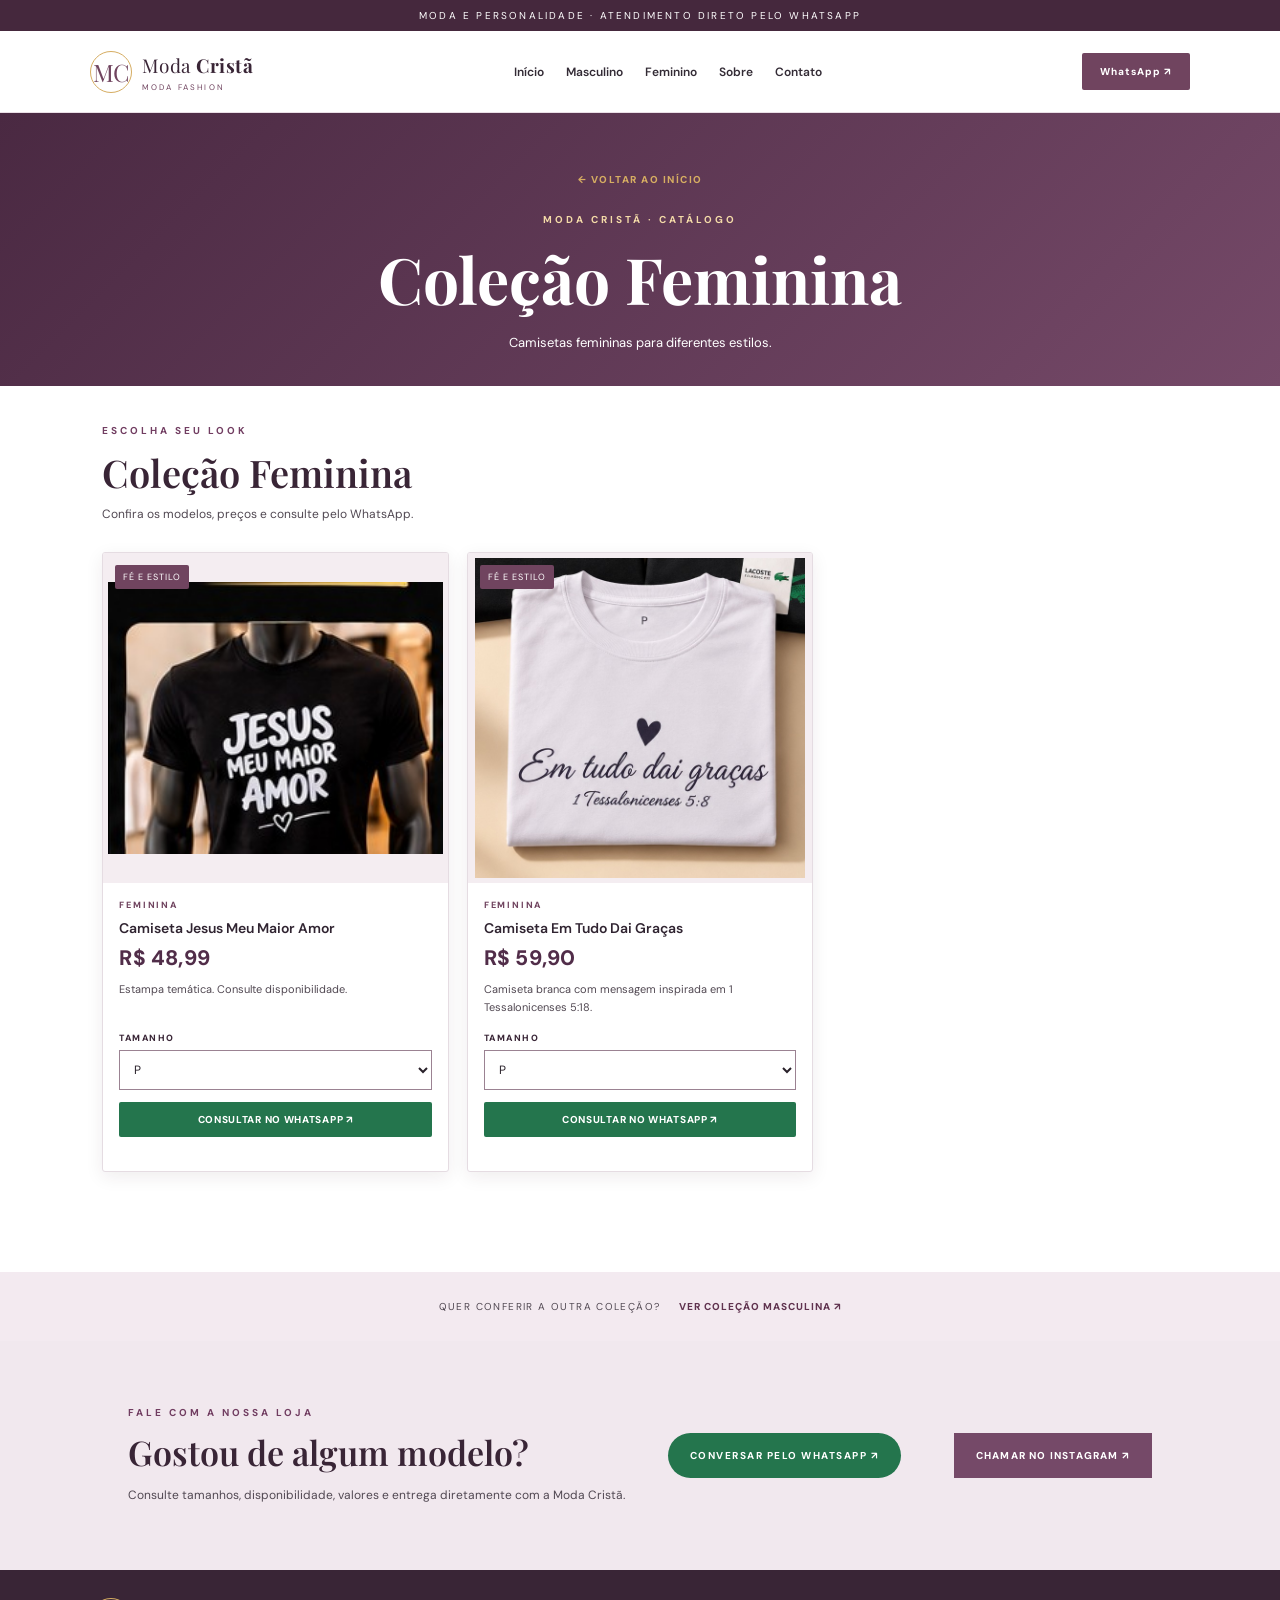
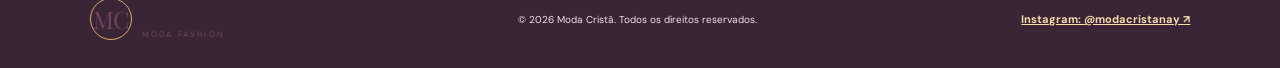
<file: Moda_Crista_Catalogo_Instagram_Cores_Ajustadas/feminino.html>
<!DOCTYPE html>
<html lang="pt-BR">
<head>
  <meta charset="UTF-8">
  <meta name="viewport" content="width=device-width, initial-scale=1.0">
  <meta name="theme-color" content="#101010">
  <meta name="description" content="Camisetas femininas para diferentes estilos. Confira os modelos e fale com a Moda Cristã pelo WhatsApp.">
  <title>Coleção Feminina | Moda Cristã</title>
  <link rel="preconnect" href="https://fonts.googleapis.com">
  <link rel="preconnect" href="https://fonts.gstatic.com" crossorigin>
  <link href="https://fonts.googleapis.com/css2?family=DM+Sans:wght@400;500;600;700;800&family=Playfair+Display:wght@600;700&display=swap" rel="stylesheet">
  <link rel="stylesheet" href="style.css">
</head>
<body data-filter="feminino">
  <div class="announcement">MODA E PERSONALIDADE · ATENDIMENTO DIRETO PELO WHATSAPP</div>
  <header class="header">
    <a class="brand" href="index.html"><span class="brand-mark">MC</span><span>Moda <b>Cristã</b><small>MODA FASHION</small></span></a>
    <nav aria-label="Navegação principal">
      <a href="index.html">Início</a><a href="masculino.html">Masculino</a><a href="feminino.html">Feminino</a><a href="index.html#sobre">Sobre</a><a href="index.html#contato">Contato</a>
    </nav>
    <a class="header-contact" href="https://wa.me/5544999117660" target="_blank" rel="noopener">WhatsApp ↗</a>
  </header>
  <main class="category-page">
    <div class="category-page-top">
      <a class="back-link" href="index.html">← VOLTAR AO INÍCIO</a>
      <p class="eyebrow">MODA CRISTÃ · CATÁLOGO</p>
      <h1>Coleção Feminina</h1>
      <p>Camisetas femininas para diferentes estilos.</p>
    </div>
    <section class="shop category-shop" id="colecao">
      <div class="section-heading">
        <div><p class="eyebrow">ESCOLHA SEU LOOK</p><h2>Coleção Feminina</h2><p class="section-subtitle">Confira os modelos, preços e consulte pelo WhatsApp.</p></div>
      </div>
      <div class="products" id="products" aria-live="polite"></div>
    </section>
    <div class="other-category">
      <span>QUER CONFERIR A OUTRA COLEÇÃO?</span>
      <a href="masculino.html">VER COLEÇÃO MASCULINA ↗</a>
    </div>
    <section class="contact-strip"><div><p class="eyebrow">FALE COM A NOSSA LOJA</p><h2>Gostou de algum modelo?</h2><p>Consulte tamanhos, disponibilidade, valores e entrega diretamente com a Moda Cristã.</p></div><a class="whatsapp-button" href="https://wa.me/5544999461196?text=Ol%C3%A1%21%20Gostaria%20de%20conhecer%20a%20cole%C3%A7%C3%A3o%20da%20Veste%20%26%20Estilo." target="_blank" rel="noopener">CONVERSAR PELO WHATSAPP ↗</a><a class="instagram-button" href="https://www.instagram.com/modacristanay/" target="_blank" rel="noopener noreferrer">CHAMAR NO INSTAGRAM ↗</a></section>
  </main>
  <footer><a class="brand footer-brand" href="index.html"><span class="brand-mark">MC</span><span>Moda <b>Cristã</b><small>MODA FASHION</small></span></a><p>© 2026 Moda Cristã. Todos os direitos reservados.</p><a class="footer-link instagram-link" href="https://www.instagram.com/modacristanay/" target="_blank" rel="noopener noreferrer">Instagram: @modacristanay ↗</a></footer>
  <script src="script.js"></script>
</body></html>
</file>
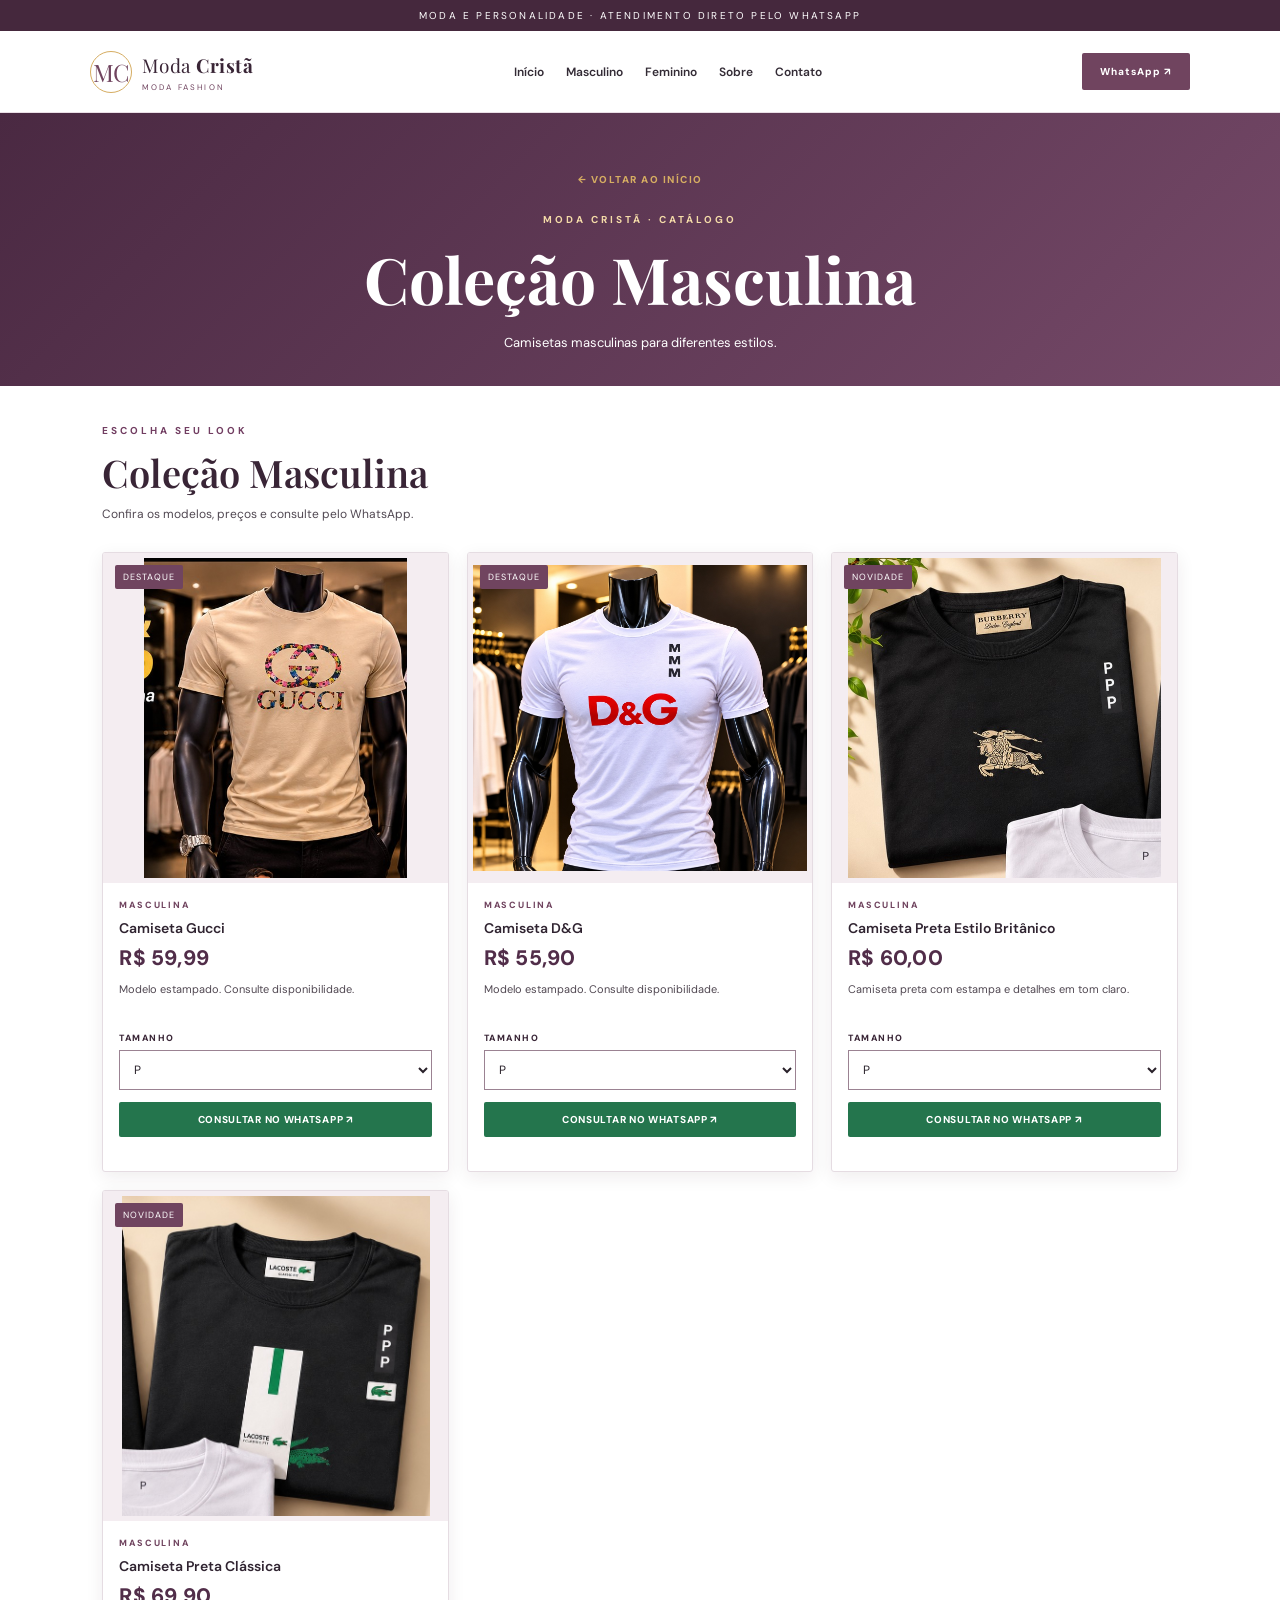
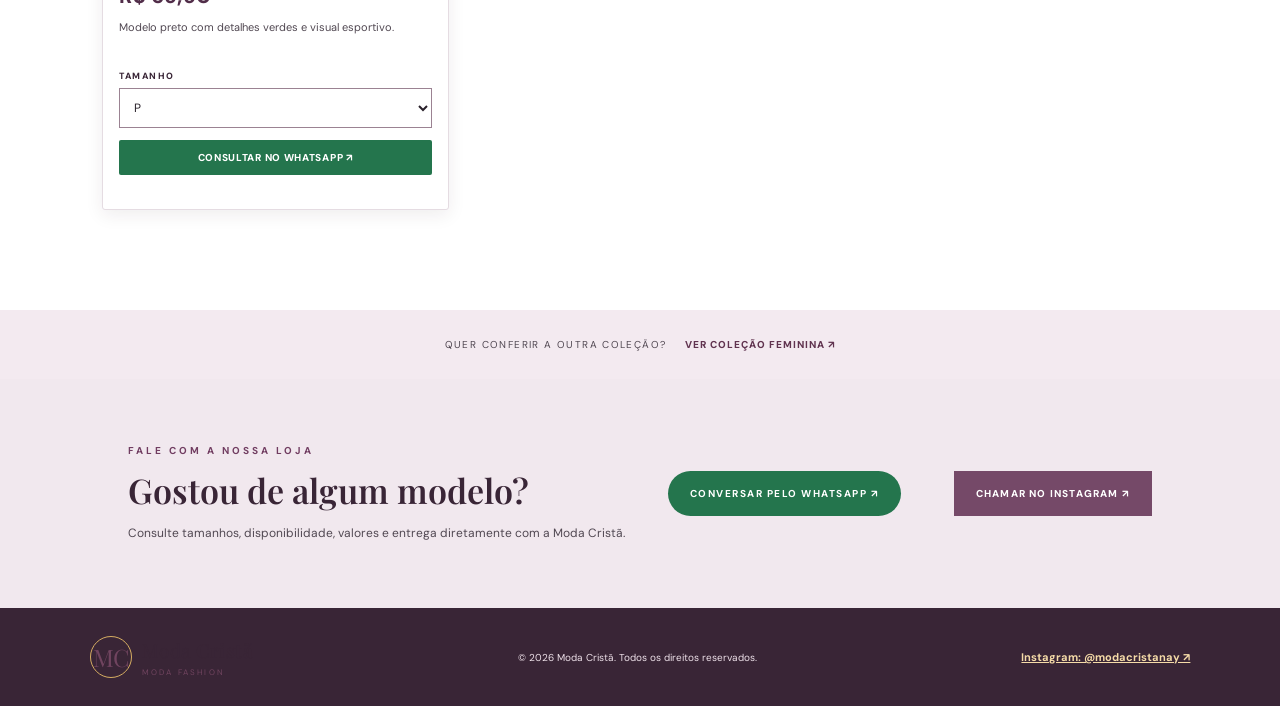
<file: Moda_Crista_Catalogo_Instagram_Cores_Ajustadas/masculino.html>
<!DOCTYPE html>
<html lang="pt-BR">
<head>
  <meta charset="UTF-8">
  <meta name="viewport" content="width=device-width, initial-scale=1.0">
  <meta name="theme-color" content="#101010">
  <meta name="description" content="Camisetas masculinas para diferentes estilos. Confira os modelos e fale com a Moda Cristã pelo WhatsApp.">
  <title>Coleção Masculina | Moda Cristã</title>
  <link rel="preconnect" href="https://fonts.googleapis.com">
  <link rel="preconnect" href="https://fonts.gstatic.com" crossorigin>
  <link href="https://fonts.googleapis.com/css2?family=DM+Sans:wght@400;500;600;700;800&family=Playfair+Display:wght@600;700&display=swap" rel="stylesheet">
  <link rel="stylesheet" href="style.css">
</head>
<body data-filter="masculino">
  <div class="announcement">MODA E PERSONALIDADE · ATENDIMENTO DIRETO PELO WHATSAPP</div>
  <header class="header">
    <a class="brand" href="index.html"><span class="brand-mark">MC</span><span>Moda <b>Cristã</b><small>MODA FASHION</small></span></a>
    <nav aria-label="Navegação principal">
      <a href="index.html">Início</a><a href="masculino.html">Masculino</a><a href="feminino.html">Feminino</a><a href="index.html#sobre">Sobre</a><a href="index.html#contato">Contato</a>
    </nav>
    <a class="header-contact" href="https://wa.me/5544999461196" target="_blank" rel="noopener">WhatsApp ↗</a>
  </header>
  <main class="category-page">
    <div class="category-page-top">
      <a class="back-link" href="index.html">← VOLTAR AO INÍCIO</a>
      <p class="eyebrow">MODA CRISTÃ · CATÁLOGO</p>
      <h1>Coleção Masculina</h1>
      <p>Camisetas masculinas para diferentes estilos.</p>
    </div>
    <section class="shop category-shop" id="colecao">
      <div class="section-heading">
        <div><p class="eyebrow">ESCOLHA SEU LOOK</p><h2>Coleção Masculina</h2><p class="section-subtitle">Confira os modelos, preços e consulte pelo WhatsApp.</p></div>
      </div>
      <div class="products" id="products" aria-live="polite"></div>
    </section>
    <div class="other-category">
      <span>QUER CONFERIR A OUTRA COLEÇÃO?</span>
      <a href="feminino.html">VER COLEÇÃO FEMININA ↗</a>
    </div>
    <section class="contact-strip"><div><p class="eyebrow">FALE COM A NOSSA LOJA</p><h2>Gostou de algum modelo?</h2><p>Consulte tamanhos, disponibilidade, valores e entrega diretamente com a Moda Cristã.</p></div><a class="whatsapp-button" href="https://wa.me/5544999461196?text=Ol%C3%A1%21%20Gostaria%20de%20conhecer%20a%20cole%C3%A7%C3%A3o%20da%20Veste%20%26%20Estilo." target="_blank" rel="noopener">CONVERSAR PELO WHATSAPP ↗</a><a class="instagram-button" href="https://www.instagram.com/modacristanay/" target="_blank" rel="noopener noreferrer">CHAMAR NO INSTAGRAM ↗</a></section>
  </main>
  <footer><a class="brand footer-brand" href="index.html"><span class="brand-mark">MC</span><span>Moda <b>Cristã</b><small>MODA FASHION</small></span></a><p>© 2026 Moda Cristã. Todos os direitos reservados.</p><a class="footer-link instagram-link" href="https://www.instagram.com/modacristanay/" target="_blank" rel="noopener noreferrer">Instagram: @modacristanay ↗</a></footer>
  <script src="script.js"></script>
</body></html>
</file>
<file: Moda_Crista_Catalogo_Instagram_Cores_Ajustadas/style.css>
*{box-sizing:border-box}html{scroll-behavior:smooth}body{margin:0;color:#20201e;background:#f8f7f4;font-family:"DM Sans",sans-serif}.announcement{background:#171717;color:#eee;text-align:center;padding:9px;font-size:10px;letter-spacing:2px}.header{height:82px;padding:0 7%;display:flex;align-items:center;justify-content:space-between;background:#f8f7f4}.brand{display:flex;align-items:center;gap:10px;text-decoration:none;color:#1d1d1b;font-size:15px;letter-spacing:2px}.brand b{font-weight:700}.brand small{display:block;font-size:8px;letter-spacing:3px;margin-top:4px;color:#777}.brand-mark{width:38px;height:38px;border:1px solid #b58b62;display:grid;place-items:center;font-family:"Playfair Display";font-size:15px;color:#a5794e}.header nav{display:flex;gap:34px}.header nav a{font-size:12px;color:#555;text-decoration:none}.cart-button{background:transparent;border:1px solid #bbb;padding:11px 16px;font:inherit;font-size:12px;cursor:pointer}.cart-button span{background:#b58b62;color:white;border-radius:50%;padding:3px 7px;margin-left:7px}.hero{min-height:530px;background:#e9e5de;display:grid;grid-template-columns:1fr 1fr;padding:65px 12%;overflow:hidden}.hero-copy{align-self:center;max-width:430px}.eyebrow{font-size:10px;letter-spacing:3px;color:#a47a53;font-weight:700}.hero h1{font:700 clamp(48px,6vw,76px)/.98 "Playfair Display",serif;margin:22px 0}.hero h1 em{color:#a47a53;font-weight:600}.hero-copy>p:not(.eyebrow){font-size:14px;line-height:1.8;color:#666;max-width:360px;margin-bottom:30px}.primary-button,.whatsapp-button{display:inline-flex;justify-content:center;align-items:center;gap:30px;background:#1b1b19;color:white;border:0;padding:16px 22px;text-decoration:none;font-size:10px;letter-spacing:1.5px;font-weight:700;cursor:pointer}.hero-art{position:relative;min-height:390px;display:grid;place-items:center}.hero-circle{position:absolute;width:330px;height:330px;border-radius:50%;background:#d3c2ae}.shirt-shape{z-index:1;width:210px;height:245px;background:#f7f5ef;clip-path:polygon(25% 0,39% 9%,61% 9%,75% 0,100% 20%,83% 43%,73% 34%,73% 100%,27% 100%,27% 34%,17% 43%,0 20%);display:flex;justify-content:center;padding-top:115px;color:#a47a53;font:600 25px "Playfair Display";filter:drop-shadow(0 14px 15px #0002)}.hero-label{position:absolute;z-index:2;top:45px;right:5px;font-size:10px;letter-spacing:2px;line-height:1.7}.hero-caption{position:absolute;bottom:25px;left:10px;font-size:9px;letter-spacing:3px;color:#756b60}.intro{text-align:center;padding:78px 20px 65px}.intro h2,.section-heading h2,.contact-strip h2{font:600 38px "Playfair Display",serif;margin:10px 0}.intro>p:last-child{max-width:540px;margin:0 auto;color:#777;font-size:13px;line-height:1.8}.shop{padding:35px 8% 100px}.section-heading{display:flex;justify-content:space-between;align-items:end;margin-bottom:30px}.section-heading h2{margin-bottom:0}.filters{display:flex;gap:8px}.filter{border:1px solid #d7d2ca;background:transparent;padding:10px 16px;font:inherit;font-size:11px;cursor:pointer}.filter.active{background:#20201e;color:white;border-color:#20201e}.products{display:grid;grid-template-columns:repeat(4,1fr);gap:22px}.product-card{background:#fff;padding-bottom:18px}.product-image{height:265px;display:grid;place-items:center;position:relative;overflow:hidden}.product-image:before{content:"";position:absolute;width:190px;height:190px;border-radius:50%;background:#eee9e2}.product-image .shirt{z-index:1;width:145px;height:175px;clip-path:polygon(25% 0,39% 9%,61% 9%,75% 0,100% 20%,83% 43%,73% 34%,73% 100%,27% 100%,27% 34%,17% 43%,0 20%);box-shadow:0 10px 18px #0002;display:grid;place-items:center;color:#ffffffb0;font:600 18px "Playfair Display"}.product-image .tag{position:absolute;z-index:2;top:13px;left:13px;background:#f8f7f4;padding:6px 8px;font-size:9px;letter-spacing:1px}.product-info{padding:15px 16px 0}.product-info h3{font-size:13px;margin:0 0 7px;font-weight:600}.product-info p{color:#888;font-size:11px;margin:0 0 13px}.product-bottom{display:flex;justify-content:space-between;align-items:center}.price{font-weight:700;font-size:14px}.add-button{background:transparent;border:1px solid #c9c2b8;padding:9px 11px;font-size:10px;cursor:pointer}.add-button:hover{background:#1b1b19;color:white}.contact-strip{background:#e9e5de;padding:55px 10%;display:flex;align-items:center;justify-content:space-between}.contact-strip h2{font-size:34px}.contact-strip p:not(.eyebrow){font-size:12px;color:#777}.whatsapp-button{background:#27764d}.footer-brand{font-size:13px}footer{padding:28px 7%;display:flex;justify-content:space-between;align-items:center}footer>p{font-size:10px;color:#999}.overlay{display:none;position:fixed;inset:0;background:#0007;z-index:5}.overlay.show{display:block}.cart-drawer{position:fixed;z-index:6;right:-440px;top:0;width:min(420px,100%);height:100%;background:#faf9f6;padding:25px;display:flex;flex-direction:column;transition:right .25s}.cart-drawer.open{right:0}.drawer-head{display:flex;justify-content:space-between;align-items:center;border-bottom:1px solid #ddd;padding-bottom:15px}.drawer-head h2{font:600 26px "Playfair Display"}.drawer-head button{border:0;background:none;font-size:20px;cursor:pointer}.cart-items{flex:1;overflow:auto;padding:15px 0}.empty{color:#888;font-size:13px}.cart-line{display:flex;justify-content:space-between;gap:12px;padding:13px 0;border-bottom:1px solid #e5e1da;font-size:12px}.cart-line small{display:block;color:#888;margin-top:5px}.remove{border:0;background:none;color:#a44;cursor:pointer}.checkout{border-top:1px solid #ddd;padding-top:15px}.total{display:flex;justify-content:space-between;margin-bottom:16px}.checkout label{display:block;font-size:10px;color:#777;margin:10px 0 5px}.checkout input{width:100%;padding:11px;border:1px solid #d8d3ca;background:white;font:inherit;font-size:12px}.full{width:100%;margin-top:15px}.checkout>small{display:block;color:#999;font-size:9px;margin-top:9px;text-align:center}@media(max-width:850px){.hero{padding:50px 7%;grid-template-columns:1fr 1fr}.products{grid-template-columns:repeat(2,1fr)}.shop{padding-left:6%;padding-right:6%}}@media(max-width:600px){.header{padding:0 5%;height:70px}.header nav{display:none}.hero{grid-template-columns:1fr;padding:48px 8% 20px}.hero-art{min-height:310px}.hero-circle{width:270px;height:270px}.shirt-shape{transform:scale(.85)}.section-heading{display:block}.filters{margin-top:20px;flex-wrap:wrap}.products{gap:12px}.product-image{height:205px}.product-image:before{width:150px;height:150px}.product-image .shirt{transform:scale(.8)}.product-info{padding:12px 10px 0}.contact-strip{display:block;padding:42px 8%}.whatsapp-button{margin-top:18px}footer{display:block;text-align:center}footer .brand{justify-content:center}footer>p{margin-top:18px}.intro h2{font-size:31px}}
.hero-photo{padding:12px;min-height:0;align-self:center}.hero-photo img{display:block;width:100%;height:auto;max-height:430px;object-fit:cover;border-radius:3px;box-shadow:0 18px 45px #0002}.brand-mark{font-family:"Playfair Display",serif}
@media(max-width:600px){.hero-photo{min-height:0;padding:0 0 20px}.hero-photo img{max-height:none}}

.brand-mark{font-size:15px!important;letter-spacing:-1px}.gender-section{display:grid;grid-template-columns:1fr 1fr;gap:22px;max-width:1180px;margin:55px auto;padding:0 24px}.gender-card{height:350px;position:relative;overflow:hidden;border-radius:18px;color:white;text-decoration:none;background:#222}.gender-card img{width:100%;height:100%;object-fit:cover;display:block;transition:transform .5s}.gender-card:hover img{transform:scale(1.04)}.gender-shade{position:absolute;inset:0;background:linear-gradient(90deg,rgba(0,0,0,.72),rgba(0,0,0,.05))}.gender-label{position:absolute;left:30px;bottom:30px;display:flex;flex-direction:column;gap:8px}.gender-label small{letter-spacing:2px;font-size:11px}.gender-label strong{font-family:'Playfair Display',serif;font-size:34px}.gender-label b{font-size:12px;letter-spacing:1px;color:#f1c66c}.real-product{width:100%;height:100%;object-fit:cover}.product-image{position:relative;overflow:hidden}.product-image .tag{position:absolute;top:12px;left:12px;z-index:2}.product-image .shirt{height:100%;min-height:260px;display:flex;align-items:center;justify-content:center;color:#fff;font-weight:800;font-size:30px;letter-spacing:2px}.hero-actions{margin-top:24px}
@media(max-width:700px){.gender-section{grid-template-columns:1fr;gap:14px;margin:30px auto}.gender-card{height:280px}.gender-label strong{font-size:28px}.header nav{gap:10px}.header nav a{font-size:12px}}
/* Vitrine em manequins e benefícios de tecido */
body{background:#0d0d0d;color:#f8f5ed}.announcement{background:#080808;color:#f5f1e8}.header{background:#080808;border-bottom:1px solid #333}.brand{color:#fff}.brand-mark{border:0;color:#e9b943;font-size:24px!important}.brand small{color:#aaa}.header nav a{color:#eee}.cart-button{color:#fff;border-color:#777}.hero-showcase{background:linear-gradient(110deg,#090909 0%,#17130d 50%,#241b10 100%);color:#fff;grid-template-columns:.8fr 1.2fr;padding:42px 5%;min-height:600px;gap:20px}.hero-showcase .hero-copy{max-width:430px}.hero-showcase h1{font-family:'DM Sans',sans-serif;font-size:clamp(54px,6vw,82px);font-weight:800;letter-spacing:-4px}.hero-showcase h1 em{color:#edbd4f}.hero-showcase .hero-copy>p:not(.eyebrow){color:#ddd}.hero-showcase .primary-button{background:#edbd4f;color:#16120a;border-radius:30px}.hero-mannequins{min-height:0;align-self:stretch}.hero-mannequins img{width:100%;height:100%;max-height:570px;object-fit:cover;object-position:center;border-radius:12px}.quality-points{padding:0;margin:0 0 25px;list-style:none;display:grid;gap:12px}.quality-points li{display:flex;flex-direction:column;border-left:3px solid #edbd4f;padding-left:12px}.quality-points b{font-size:14px}.quality-points span{font-size:12px;color:#c9c3b8}.gender-section{margin:32px auto 25px}.gender-card{border:1px solid #b98c2e;border-radius:16px}.gender-card img{object-fit:cover}.intro{color:#fff}.intro>p:last-child{color:#c9c3b8}.shop{background:#0b0b0b;color:#fff}.section-heading h2,.intro h2,.contact-strip h2{color:#f4c451}.filter{color:#eee;border-color:#69552d}.filter.active{background:#e8b943;color:#16120a;border-color:#e8b943}.products{grid-template-columns:repeat(3,1fr);gap:18px}.product-card{background:#f7f5f0;color:#171717;border-radius:12px;overflow:hidden}.product-image{height:330px;background:#e9e4db}.product-image:before{display:none}.real-product{width:100%;height:100%;object-fit:cover;object-position:center top}.product-info{padding:16px}.fabric-note{display:block;min-height:28px;color:#777;font-size:10px;margin:0 0 12px}.product-bottom .price{color:#171717}.add-button{background:#efc04d;border:0;border-radius:20px;color:#171717;font-weight:700}.benefits{display:grid;grid-template-columns:repeat(3,1fr);gap:20px;max-width:1150px;margin:0 auto 45px;padding:20px 24px;border-top:1px solid #5b4723;border-bottom:1px solid #5b4723}.benefits div{display:flex;flex-direction:column;gap:6px}.benefits b{color:#edbd4f}.benefits span{color:#ddd;font-size:12px}.contact-strip{background:#17130d;color:#fff}.contact-strip p:not(.eyebrow){color:#ccc}.whatsapp-button{border-radius:25px}footer{background:#080808;color:#fff}footer>p{color:#aaa}.gender-label strong{color:white}
@media(max-width:700px){.hero-showcase{grid-template-columns:1fr;padding:35px 7%;}.hero-mannequins{min-height:260px}.hero-mannequins img{max-height:360px}.products{grid-template-columns:repeat(2,1fr)}.product-image{height:240px}.benefits{grid-template-columns:1fr;gap:14px}.gender-section{padding:0 16px}.gender-card{height:230px}}

/* Catálogo sem carrinho, checkout ou pagamento online */
.header-contact{color:#17130d;background:#edbd4f;text-decoration:none;padding:12px 17px;border-radius:24px;font-size:11px;font-weight:800;white-space:nowrap}
.header nav{gap:22px}
.section-subtitle{color:#aaa;font-size:12px;margin:8px 0 0}
.product-card{display:flex;flex-direction:column}
.product-info{display:flex;flex-direction:column;flex:1}
.product-category{font-size:9px!important;letter-spacing:1.8px;color:#a47a36!important;font-weight:800;margin:0 0 8px!important}
.product-description{font-size:11px;line-height:1.6;color:#777;margin:0 0 16px!important;min-height:35px}
.product-whatsapp{display:inline-flex;align-items:center;justify-content:center;align-self:flex-start;margin-top:auto;background:#27764d;color:white;text-decoration:none;border-radius:22px;padding:11px 15px;font-size:10px;font-weight:800;letter-spacing:.7px}
.product-whatsapp:hover,.whatsapp-button:hover{filter:brightness(1.12)}
.no-products{grid-column:1/-1;color:#ccc;padding:30px 0}
.footer-link{color:#e9b943;font-size:11px;text-decoration:none}
footer{gap:20px}
@media(max-width:850px){.header nav{gap:12px}.header nav a{font-size:11px}}
@media(max-width:700px){.header{gap:10px}.header nav{display:none}.header-contact{padding:10px 13px}.section-heading{display:block}.section-subtitle{line-height:1.6}.product-info{padding:13px}.product-description{min-height:0}.product-whatsapp{font-size:9px;padding:10px 12px}}

/* Preços do catálogo */
.product-price{font-size:20px!important;font-weight:800;color:#f0c15a!important;letter-spacing:.2px;margin:0 0 9px!important}
.product-info h3{margin-bottom:7px}

/* Navegação por páginas separadas: masculino e feminino */
.category-choice{padding:58px 7%;background:#111}
.category-buttons{display:grid;grid-template-columns:1fr 1fr;gap:20px;margin-top:25px}
.category-button{min-height:210px;padding:28px;display:flex;flex-direction:column;justify-content:flex-end;gap:10px;text-decoration:none;color:#fff;border-radius:5px;position:relative;overflow:hidden;background:linear-gradient(135deg,#333,#111)}
.category-button:before{content:"";position:absolute;inset:0;background:linear-gradient(90deg,rgba(0,0,0,.05),rgba(0,0,0,.65))}
.category-button>*{position:relative}
.category-button span{font-size:10px;letter-spacing:2px;color:#e8c16d}
.category-button strong{font:700 38px 'Playfair Display',serif}
.category-button b{font-size:10px;letter-spacing:1.4px}
.category-male{background-image:linear-gradient(90deg,rgba(0,0,0,.15),rgba(0,0,0,.72)),url('assets/modelo-masculino.jpg');background-size:cover;background-position:center}
.category-female{background-image:linear-gradient(90deg,rgba(0,0,0,.15),rgba(0,0,0,.72)),url('assets/modelo-feminino.jpg');background-size:cover;background-position:center}
.category-page{min-height:60vh}
.category-page-top{text-align:center;padding:54px 7% 22px;background:#151515}
.category-page-top .eyebrow{margin-top:25px}
.category-page-top h1{font:700 clamp(38px,6vw,64px) 'Playfair Display',serif;color:#f1d18a;margin:8px 0}
.category-page-top>p:last-child{color:#aaa;font-size:13px}
.back-link{display:inline-block;color:#e4bb62;text-decoration:none;font-size:10px;letter-spacing:1.5px;font-weight:800}
.category-shop{padding-top:28px}
.other-category{display:flex;align-items:center;justify-content:center;gap:18px;padding:28px 7%;background:#191919;flex-wrap:wrap}
.other-category span{font-size:10px;letter-spacing:1.4px;color:#aaa}
.other-category a{font-size:10px;letter-spacing:1px;font-weight:800;color:#edbd4f;text-decoration:none}
@media(max-width:650px){.category-buttons{grid-template-columns:1fr}.category-button{min-height:175px}.category-page-top{padding:35px 6% 20px}.other-category{flex-direction:column;gap:10px;text-align:center}}

/* MODA CRISTÃ — identidade visual ameixa, creme e dourado */
:root{--plum:#70445f;--plum-dark:#45283d;--cream:#fbf7f1;--gold:#d6ad62;--ink:#242024}
body{background:var(--cream);color:var(--ink)}
.announcement{background:var(--plum-dark);color:#fff;letter-spacing:2.2px}
.header{background:var(--cream)}
.brand{color:var(--plum-dark);font-family:"Playfair Display",serif;font-size:19px;letter-spacing:.5px}
.brand b{font-weight:700}
.brand small{color:var(--plum);font-family:"DM Sans",sans-serif;letter-spacing:2.2px}
.brand-mark{border:1px solid var(--gold);color:var(--plum);border-radius:50%;width:42px;height:42px}
.header nav a:hover,.footer-link:hover{color:var(--plum)}
.header-contact{background:var(--plum);color:white;border-radius:2px;padding:12px 18px;text-decoration:none;font-size:10px;font-weight:800;letter-spacing:1px}
.hero{background:#eee4eb}
.hero h1{color:var(--plum-dark)}
.hero h1 em,.eyebrow{color:var(--plum)}
.primary-button{background:var(--plum);color:white}
.intro{background:var(--cream)}
.gender-section{background:var(--cream)}
.category-choice{background:#f0e7ed}
.category-button{border-radius:3px}
.category-button span,.category-button b{color:#f5dca7}
.category-button strong{color:#fff}
.category-male{outline:1px solid #d7c2d0}
.category-female{outline:1px solid #d7c2d0}
.category-page-top{background:linear-gradient(135deg,var(--plum-dark),var(--plum));color:white}
.category-page-top h1{color:#fff}
.category-page-top>p:last-child{color:#f1e4ed}
.back-link,.other-category a{color:var(--gold)}
.shop{background:var(--cream)}
.product-card{border:1px solid #eee6eb;box-shadow:0 8px 24px #45283d0c;border-radius:3px;overflow:hidden}
.product-image{height:300px;background:#f4edf1}
.product-image:before{display:none}
.product-image .real-product{width:100%;height:100%;object-fit:contain;position:relative;z-index:1;padding:8px}
.product-image .tag{background:var(--plum);color:white;border-radius:2px}
.product-info h3{color:var(--plum-dark);font-size:14px}
.product-category{color:var(--plum)!important}
.product-price{font-size:21px!important;color:var(--plum)!important;font-weight:800}
.size-label{display:block;font-size:9px;letter-spacing:1.5px;font-weight:800;color:var(--plum-dark);margin:0 0 6px}
.size-select{width:100%;padding:10px;border:1px solid #d9cbd4;background:#fff;color:#332632;font:inherit;font-size:12px;margin-bottom:12px}
.product-whatsapp{background:#24754d;border-radius:2px;width:100%;text-align:center}
.contact-strip{background:#eee4eb}
.contact-strip h2{color:var(--plum-dark)}
.whatsapp-button{background:#24754d}
footer{background:var(--plum-dark);color:#fff}
footer>p{color:#dfcbd8}
.footer-link{color:#f2d28f}
@media(max-width:800px){.products{grid-template-columns:repeat(2,minmax(0,1fr))}.product-image{height:245px}}
@media(max-width:520px){.products{grid-template-columns:1fr 1fr;gap:10px}.product-image{height:190px}.product-info{padding:12px 10px 0}.product-info h3{font-size:12px}.product-description{font-size:10px}.product-price{font-size:17px!important}.product-whatsapp{font-size:9px;padding:10px 7px}.header{padding:0 5%}.brand{font-size:16px}}

/* Ajustes de contraste para tema claro: textos escuros sobre fundos claros */
:root{color-scheme:light}
body{background:#fff;color:#25212a}
.header{background:#fff;border-bottom:1px solid #eadfe6}
.header nav a{color:#332b35;font-weight:600}
.brand{color:#392536}
.brand small{color:#70445f}
.hero{background:#f4edf2}
.hero h1{color:#392536}
.hero h1 em,.eyebrow{color:#713d61}
.hero-copy>p:not(.eyebrow){color:#514852}
.hero-label,.hero-caption{color:#493b48}
.intro{background:#fff}
.intro h2,.section-heading h2,.contact-strip h2{color:#392536}
.intro>p:last-child,.section-subtitle{color:#514852}
.shop{background:#fff}
.category-choice{background:#f3eaf0}
.category-choice .section-heading h2{color:#392536}
.category-choice .section-subtitle{color:#514852}
.category-page-top{background:linear-gradient(135deg,#4a2942,#754968)}
.category-page-top .eyebrow{color:#f4dba8}
.category-page-top h1{color:#fff}
.category-page-top>p:last-child{color:#fff}
.product-card{background:#fff;border:1px solid #e5dce2;box-shadow:0 5px 18px rgba(48,28,43,.08)}
.product-info h3{color:#302431}
.product-description{color:#514852!important}
.product-category{color:#70445f!important;font-weight:800}
.product-price{color:#512d49!important}
.size-label{color:#392536}
.size-select{color:#29212a;background:#fff;border-color:#9b8292}
.tag{color:#fff!important}
.contact-strip{background:#f1e8ee}
.contact-strip p:not(.eyebrow){color:#514852}
.footer-link{color:#f6dca8!important;text-decoration:underline;font-weight:700}
.instagram-button{display:inline-flex;align-items:center;justify-content:center;padding:16px 22px;background:#754968;color:#fff;text-decoration:none;font-size:10px;font-weight:800;letter-spacing:1.2px;margin-left:10px}
.instagram-button:hover{background:#4a2942}
.instagram-link{color:#f6dca8!important}
footer{background:#392536;color:#fff}
footer>p{color:#eee1e9}
.other-category{background:#f3eaf0}
.other-category span{color:#514852}
.other-category a{color:#60334f;font-weight:800}
@media(max-width:700px){.contact-strip{gap:12px;flex-wrap:wrap}.instagram-button{margin-left:0}.contact-strip>div{width:100%}}

/* CORREÇÃO DAS IMAGENS DOS MANEQUINS */
.product-image {
    height: 330px;
    display: flex;
    align-items: center;
    justify-content: center;
    overflow: hidden;
    background: #f4edf1;
}

.product-image .real-product {
    width: 100%;
    height: 100%;
    object-fit: contain !important;
    object-position: center center !important;
    padding: 5px;
    display: block;
}

/* AJUSTE PARA CELULAR */
@media (max-width: 520px) {
    .product-image {
        height: 230px;
    }

    .product-image .real-product {
        object-fit: contain !important;
    }
}
</file>
